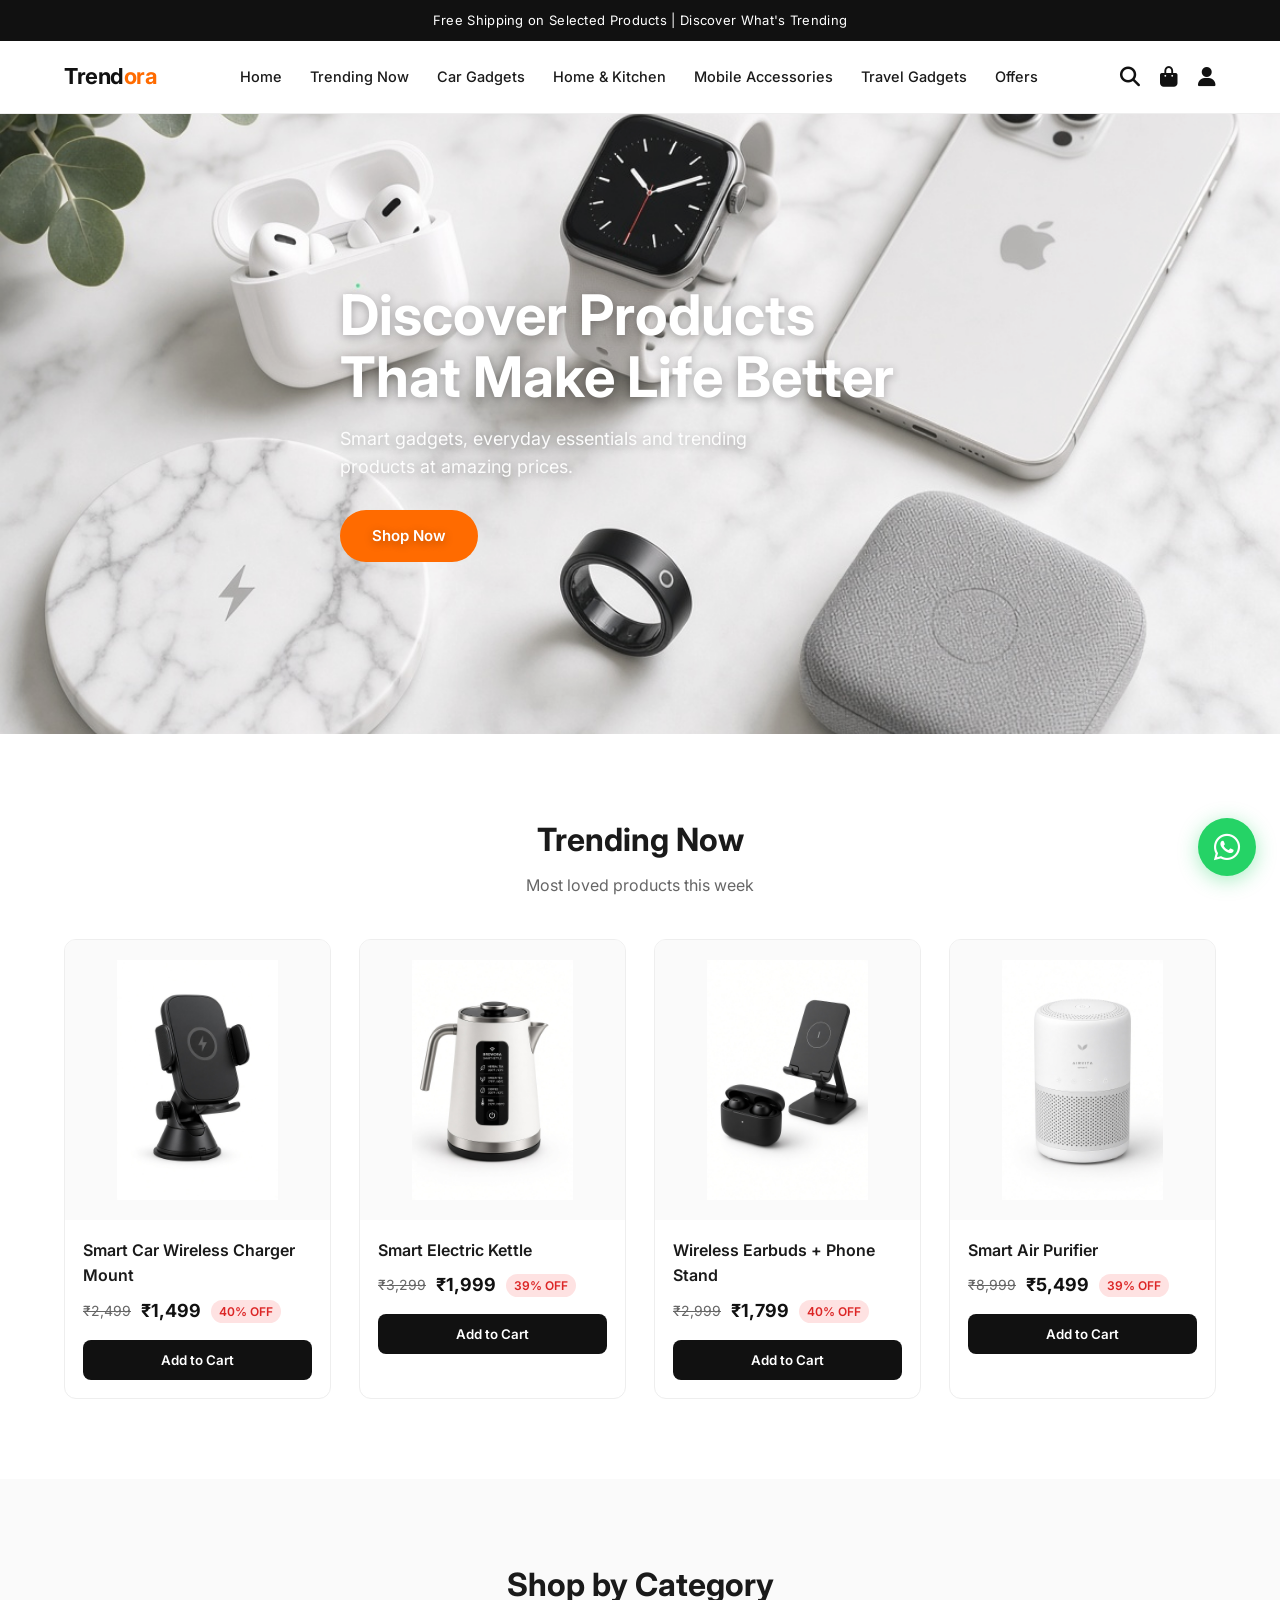
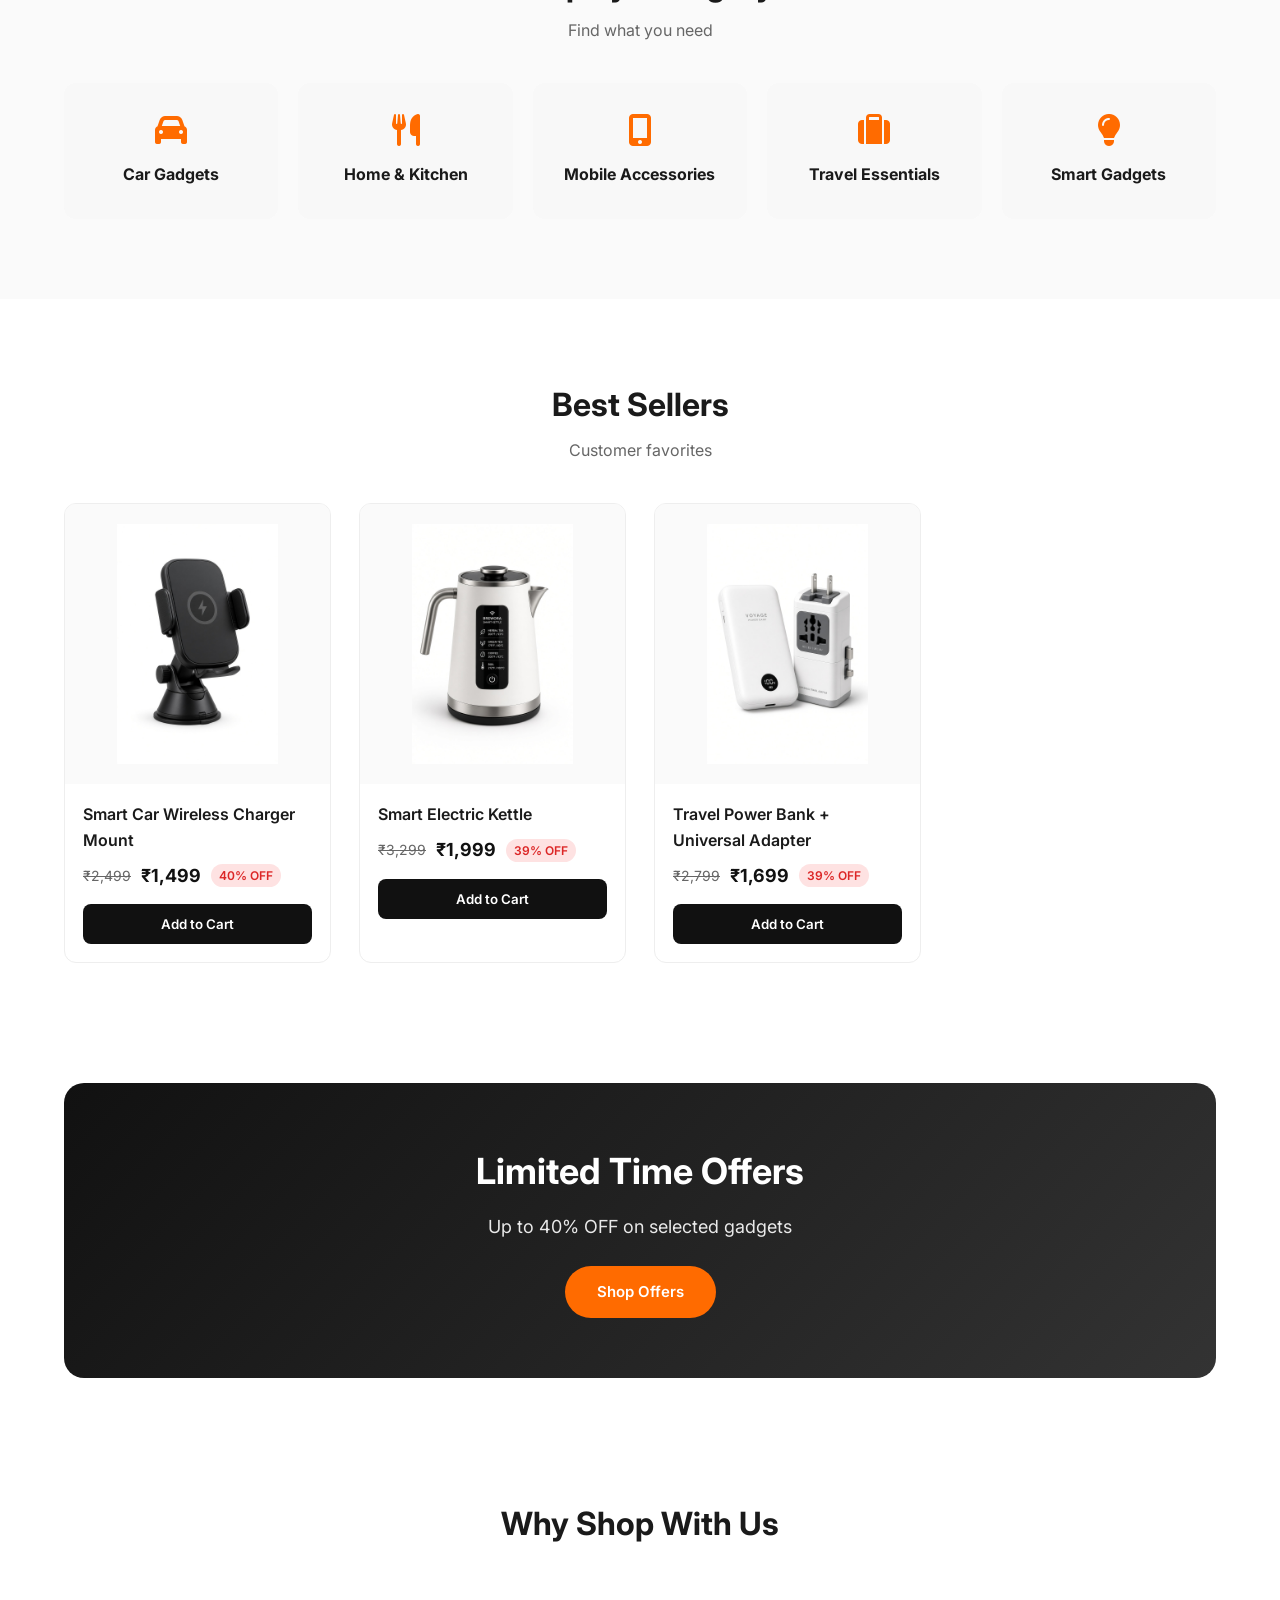
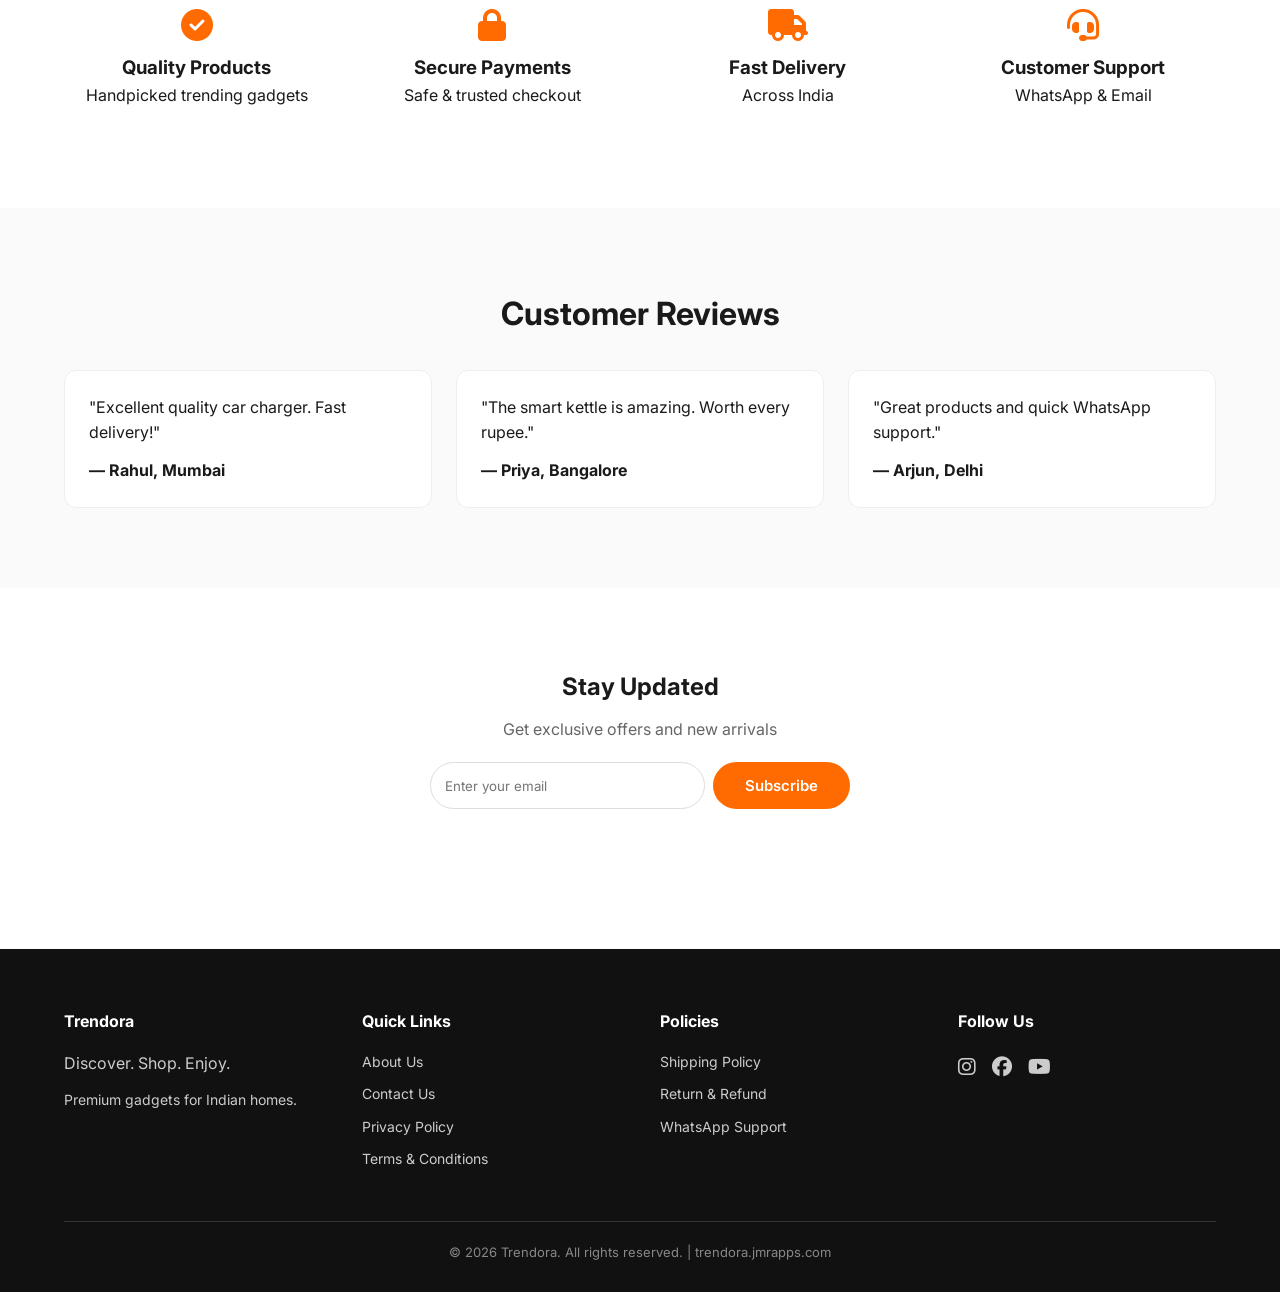
<file: index.html>
<!DOCTYPE html>
<html lang="en">
<head>
  <meta charset="UTF-8">
  <meta name="viewport" content="width=device-width, initial-scale=1.0">
  <title>Trendora – Discover. Shop. Enjoy.</title>
  <meta name="description" content="Premium trending gadgets and everyday products. Shop smart car gadgets, home & kitchen, mobile accessories and more at amazing prices.">
  <link rel="stylesheet" href="styles.css">
  <link href="https://fonts.googleapis.com/css2?family=Inter:wght@400;500;600;700&display=swap" rel="stylesheet">
  <link rel="stylesheet" href="https://cdnjs.cloudflare.com/ajax/libs/font-awesome/6.5.1/css/all.min.css">
</head>
<body>
  <!-- Announcement -->
  <div class="announcement-bar">Free Shipping on Selected Products | Discover What's Trending</div>

  <!-- Navbar -->
  <nav class="navbar">
    <div class="nav-container">
      <a href="index.html" class="logo">Trend<span>ora</span></a>
      <ul class="nav-links">
        <li><a href="index.html">Home</a></li>
        <li><a href="#trending">Trending Now</a></li>
        <li><a href="#categories">Car Gadgets</a></li>
        <li><a href="#categories">Home & Kitchen</a></li>
        <li><a href="#categories">Mobile Accessories</a></li>
        <li><a href="#categories">Travel Gadgets</a></li>
        <li><a href="#offers">Offers</a></li>
      </ul>
      <div class="nav-icons">
        <a href="#" title="Search"><i class="fas fa-search"></i></a>
        <a href="cart.html" title="Cart"><i class="fas fa-shopping-bag"></i><span class="cart-count">0</span></a>
        <a href="admin.html" title="Account"><i class="fas fa-user"></i></a>
        <button class="mobile-menu-btn"><i class="fas fa-bars"></i></button>
      </div>
    </div>
  </nav>

  <!-- Hero -->
  <section class="hero">
    <img src="imagine_images/CVc8i.jpg" alt="Premium Gadgets">
    <div class="hero-content">
      <h1>Discover Products That Make Life Better</h1>
      <p>Smart gadgets, everyday essentials and trending products at amazing prices.</p>
      <a href="#trending" class="btn-primary">Shop Now</a>
    </div>
  </section>

  <!-- Trending Now -->
  <section class="section" id="trending">
    <h2 class="section-title">Trending Now</h2>
    <p class="section-subtitle">Most loved products this week</p>
    <div class="product-grid" id="trending-products"></div>
  </section>

  <!-- Categories -->
  <section class="section" id="categories" style="background:#fafafa; padding:80px 5%;">
    <div style="max-width:1400px;margin:0 auto;">
      <h2 class="section-title">Shop by Category</h2>
      <p class="section-subtitle">Find what you need</p>
      <div class="category-grid">
        <a href="#" class="category-card"><i class="fas fa-car fa-2x" style="color:#ff6b00"></i><h3>Car Gadgets</h3></a>
        <a href="#" class="category-card"><i class="fas fa-utensils fa-2x" style="color:#ff6b00"></i><h3>Home & Kitchen</h3></a>
        <a href="#" class="category-card"><i class="fas fa-mobile-alt fa-2x" style="color:#ff6b00"></i><h3>Mobile Accessories</h3></a>
        <a href="#" class="category-card"><i class="fas fa-suitcase fa-2x" style="color:#ff6b00"></i><h3>Travel Essentials</h3></a>
        <a href="#" class="category-card"><i class="fas fa-lightbulb fa-2x" style="color:#ff6b00"></i><h3>Smart Gadgets</h3></a>
      </div>
    </div>
  </section>

  <!-- Best Sellers -->
  <section class="section">
    <h2 class="section-title">Best Sellers</h2>
    <p class="section-subtitle">Customer favorites</p>
    <div class="product-grid" id="bestseller-products"></div>
  </section>

  <!-- Limited Offers -->
  <section class="section" id="offers" style="background:linear-gradient(135deg,#111,#333); color:white; border-radius:20px; margin:40px 5%; text-align:center; padding:60px 20px;">
    <h2 style="font-size:36px; margin-bottom:12px;">Limited Time Offers</h2>
    <p style="font-size:18px; margin-bottom:24px; opacity:0.9;">Up to 40% OFF on selected gadgets</p>
    <a href="#trending" class="btn-primary">Shop Offers</a>
  </section>

  <!-- Why Us -->
  <section class="section">
    <h2 class="section-title">Why Shop With Us</h2>
    <div class="why-grid" style="margin-top:40px;">
      <div class="why-item"><i class="fas fa-check-circle"></i><h3>Quality Products</h3><p>Handpicked trending gadgets</p></div>
      <div class="why-item"><i class="fas fa-lock"></i><h3>Secure Payments</h3><p>Safe & trusted checkout</p></div>
      <div class="why-item"><i class="fas fa-truck"></i><h3>Fast Delivery</h3><p>Across India</p></div>
      <div class="why-item"><i class="fas fa-headset"></i><h3>Customer Support</h3><p>WhatsApp & Email</p></div>
    </div>
  </section>

  <!-- Reviews -->
  <section class="section" style="background:#fafafa;">
    <h2 class="section-title">Customer Reviews</h2>
    <div style="display:grid; grid-template-columns:repeat(auto-fit,minmax(280px,1fr)); gap:24px; margin-top:30px;">
      <div style="background:white; padding:24px; border-radius:12px; border:1px solid #eee;">
        <p>"Excellent quality car charger. Fast delivery!"</p>
        <strong style="display:block; margin-top:12px;">— Rahul, Mumbai</strong>
      </div>
      <div style="background:white; padding:24px; border-radius:12px; border:1px solid #eee;">
        <p>"The smart kettle is amazing. Worth every rupee."</p>
        <strong style="display:block; margin-top:12px;">— Priya, Bangalore</strong>
      </div>
      <div style="background:white; padding:24px; border-radius:12px; border:1px solid #eee;">
        <p>"Great products and quick WhatsApp support."</p>
        <strong style="display:block; margin-top:12px;">— Arjun, Delhi</strong>
      </div>
    </div>
  </section>

  <!-- Newsletter -->
  <section class="section" style="text-align:center;">
    <h2>Stay Updated</h2>
    <p style="color:#666; margin:10px 0 20px;">Get exclusive offers and new arrivals</p>
    <form style="display:flex; max-width:420px; margin:0 auto; gap:8px;" onsubmit="event.preventDefault(); alert('Subscribed!');">
      <input type="email" placeholder="Enter your email" required style="flex:1; padding:14px; border:1px solid #ddd; border-radius:50px; outline:none;">
      <button class="btn-primary" type="submit">Subscribe</button>
    </form>
  </section>

  <!-- Footer -->
  <footer class="footer">
    <div class="footer-grid">
      <div>
        <h4>Trendora</h4>
        <p>Discover. Shop. Enjoy.</p>
        <p style="margin-top:12px; font-size:14px;">Premium gadgets for Indian homes.</p>
      </div>
      <div>
        <h4>Quick Links</h4>
        <ul>
          <li><a href="#">About Us</a></li>
          <li><a href="#">Contact Us</a></li>
          <li><a href="#">Privacy Policy</a></li>
          <li><a href="#">Terms & Conditions</a></li>
        </ul>
      </div>
      <div>
        <h4>Policies</h4>
        <ul>
          <li><a href="#">Shipping Policy</a></li>
          <li><a href="#">Return & Refund</a></li>
          <li><a href="#">WhatsApp Support</a></li>
        </ul>
      </div>
      <div>
        <h4>Follow Us</h4>
        <div style="display:flex; gap:16px; font-size:20px; margin-top:8px;">
          <a href="#"><i class="fab fa-instagram"></i></a>
          <a href="#"><i class="fab fa-facebook"></i></a>
          <a href="#"><i class="fab fa-youtube"></i></a>
        </div>
      </div>
    </div>
    <div class="footer-bottom">© 2026 Trendora. All rights reserved. | trendora.jmrapps.com</div>
  </footer>

  <!-- WhatsApp Float -->
  <a href="#" class="whatsapp-float" onclick="orderViaWhatsApp(); return false;" title="WhatsApp Support">
    <i class="fab fa-whatsapp"></i>
  </a>

  <script src="app.js"></script>
  <script>
    function renderProducts(containerId, filterFn) {
      const products = getProducts().filter(filterFn);
      const container = document.getElementById(containerId);
      container.innerHTML = products.map(p => `
        <div class="product-card">
          <a href="product.html?id=${p.id}">
            <img src="${p.image}" alt="${p.name}">
          </a>
          <div class="product-info">
            <h3><a href="product.html?id=${p.id}">${p.name}</a></h3>
            <div class="price">
              <span class="original-price">${formatPrice(p.originalPrice)}</span>
              <span class="discounted-price">${formatPrice(p.price)}</span>
              <span class="discount-badge">${p.discount}% OFF</span>
            </div>
            <button class="add-to-cart" onclick="addToCart('${p.id}')">Add to Cart</button>
          </div>
        </div>
      `).join('');
    }

    document.addEventListener('DOMContentLoaded', () => {
      renderProducts('trending-products', p => p.trending);
      renderProducts('bestseller-products', p => p.bestseller);
    });
  </script>
</body>
</html>
</file>
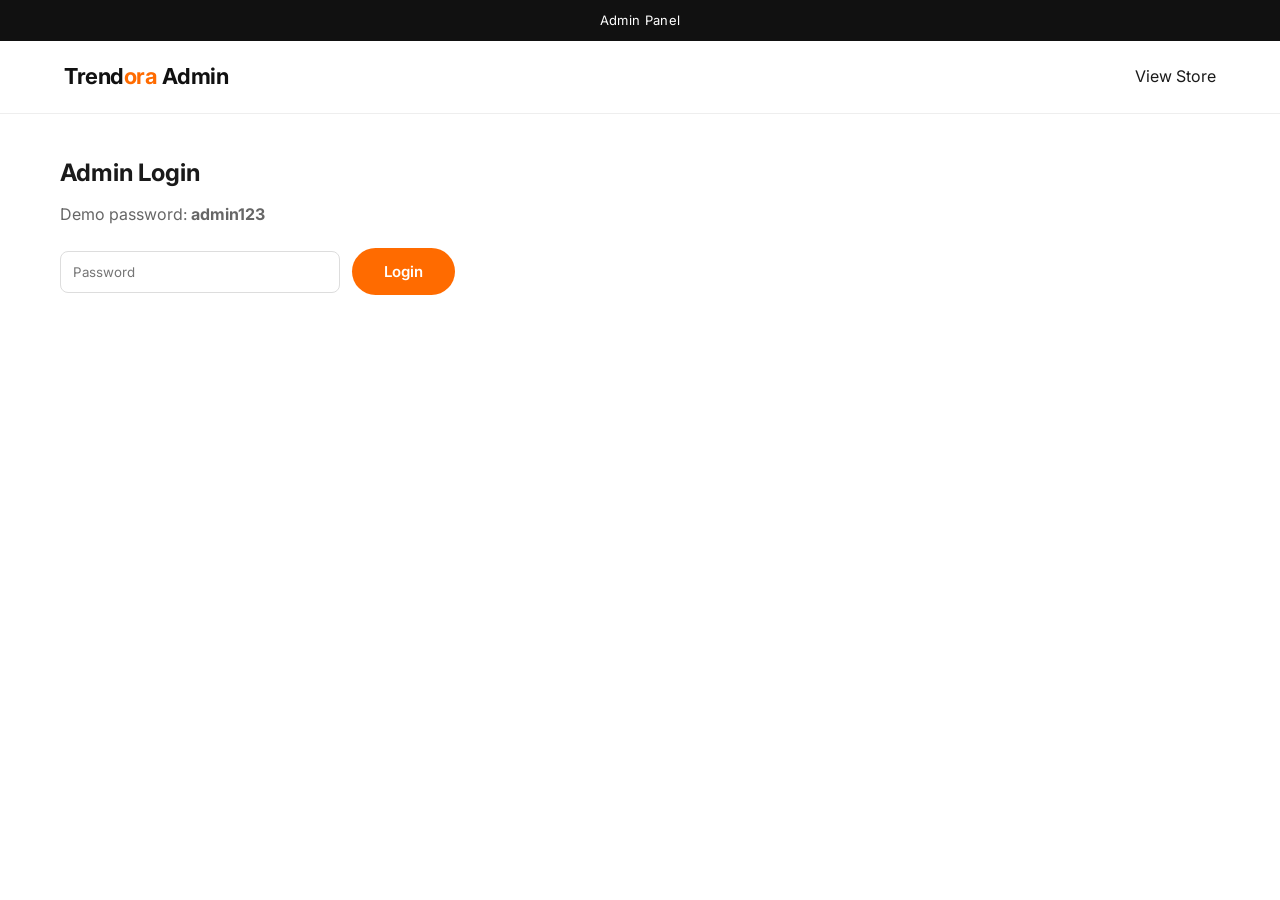
<file: admin.html>
<!DOCTYPE html>
<html lang="en">
<head>
  <meta charset="UTF-8">
  <meta name="viewport" content="width=device-width, initial-scale=1.0">
  <title>Admin Panel – Trendora</title>
  <link rel="stylesheet" href="styles.css">
  <link href="https://fonts.googleapis.com/css2?family=Inter:wght@400;500;600;700&display=swap" rel="stylesheet">
  <style>
    .admin-container { max-width: 1200px; margin: 40px auto; padding: 0 20px; }
    .tabs { display: flex; gap: 12px; margin-bottom: 24px; }
    .tab { padding: 10px 20px; background: #f0f0f0; border-radius: 8px; cursor: pointer; }
    .tab.active { background: #111; color: white; }
    table { width: 100%; border-collapse: collapse; }
    th, td { padding: 12px; text-align: left; border-bottom: 1px solid #eee; }
    .form-grid { display: grid; grid-template-columns: 1fr 1fr; gap: 12px; }
  </style>
</head>
<body>
  <div class="announcement-bar">Admin Panel</div>
  <nav class="navbar">
    <div class="nav-container">
      <a href="index.html" class="logo">Trend<span>ora</span> Admin</a>
      <a href="index.html">View Store</a>
    </div>
  </nav>

  <div class="admin-container">
    <div id="login-section">
      <h2>Admin Login</h2>
      <p style="margin:10px 0 20px; color:#666;">Demo password: <strong>admin123</strong></p>
      <input type="password" id="admin-pass" placeholder="Password" style="padding:12px; width:280px; border:1px solid #ddd; border-radius:8px;">
      <button class="btn-primary" onclick="login()" style="margin-left:8px;">Login</button>
    </div>

    <div id="admin-panel" style="display:none;">
      <div class="tabs">
        <div class="tab active" onclick="showTab('products')">Products</div>
        <div class="tab" onclick="showTab('orders')">Orders</div>
      </div>

      <div id="products-tab">
        <h2>Manage Products</h2>
        <button class="btn-primary" onclick="showAddForm()" style="margin:16px 0;">Add New Product</button>
        <div id="add-form" style="display:none; background:#f8f8f8; padding:20px; border-radius:12px; margin-bottom:20px;">
          <h3>Add / Edit Product</h3>
          <div class="form-grid">
            <input id="p-name" placeholder="Product Name">
            <input id="p-category" placeholder="Category">
            <input id="p-original" type="number" placeholder="Original Price">
            <input id="p-price" type="number" placeholder="Discounted Price">
            <input id="p-stock" type="number" placeholder="Stock">
            <input id="p-image" placeholder="Image path (e.g. imagine_images/xxx.jpg)">
          </div>
          <textarea id="p-desc" placeholder="Description" style="width:100%; margin:12px 0; padding:10px; border:1px solid #ddd; border-radius:8px;"></textarea>
          <button class="btn-primary" onclick="saveProduct()">Save Product</button>
          <button class="btn-secondary" onclick="document.getElementById('add-form').style.display='none'">Cancel</button>
        </div>
        <div id="products-list"></div>
      </div>

      <div id="orders-tab" style="display:none;">
        <h2>Customer Orders</h2>
        <div id="orders-list"></div>
      </div>
    </div>
  </div>

  <script src="app.js"></script>
  <script>
    const ADMIN_PASS = 'admin123';
    let editingId = null;

    function login() {
      if (document.getElementById('admin-pass').value === ADMIN_PASS) {
        localStorage.setItem(STORAGE_KEYS.admin, 'true');
        document.getElementById('login-section').style.display = 'none';
        document.getElementById('admin-panel').style.display = 'block';
        renderProductsAdmin();
        renderOrders();
      } else alert('Wrong password');
    }

    function showTab(tab) {
      document.querySelectorAll('.tab').forEach(t => t.classList.remove('active'));
      event.target.classList.add('active');
      document.getElementById('products-tab').style.display = tab === 'products' ? 'block' : 'none';
      document.getElementById('orders-tab').style.display = tab === 'orders' ? 'block' : 'none';
    }

    function renderProductsAdmin() {
      const products = getProducts();
      document.getElementById('products-list').innerHTML = `
        <table>
          <tr><th>Name</th><th>Category</th><th>Price</th><th>Stock</th><th>Actions</th></tr>
          ${products.map(p => `
            <tr>
              <td>${p.name}</td>
              <td>${p.category}</td>
              <td>${formatPrice(p.price)}</td>
              <td>${p.stock}</td>
              <td>
                <button onclick="editProduct('${p.id}')">Edit</button>
                <button onclick="deleteProduct('${p.id}')" style="color:red;">Delete</button>
              </td>
            </tr>
          `).join('')}
        </table>
      `;
    }

    function showAddForm() {
      editingId = null;
      document.getElementById('add-form').style.display = 'block';
      document.getElementById('p-name').value = '';
      document.getElementById('p-category').value = '';
      document.getElementById('p-original').value = '';
      document.getElementById('p-price').value = '';
      document.getElementById('p-stock').value = '';
      document.getElementById('p-image').value = '';
      document.getElementById('p-desc').value = '';
    }

    function editProduct(id) {
      const p = getProducts().find(x => x.id === id);
      if (!p) return;
      editingId = id;
      document.getElementById('add-form').style.display = 'block';
      document.getElementById('p-name').value = p.name;
      document.getElementById('p-category').value = p.category;
      document.getElementById('p-original').value = p.originalPrice;
      document.getElementById('p-price').value = p.price;
      document.getElementById('p-stock').value = p.stock;
      document.getElementById('p-image').value = p.image;
      document.getElementById('p-desc').value = p.description;
    }

    function saveProduct() {
      const products = getProducts();
      const data = {
        name: document.getElementById('p-name').value,
        category: document.getElementById('p-category').value,
        originalPrice: +document.getElementById('p-original').value,
        price: +document.getElementById('p-price').value,
        stock: +document.getElementById('p-stock').value,
        image: document.getElementById('p-image').value || 'imagine_images/CVc8i.jpg',
        description: document.getElementById('p-desc').value,
        discount: Math.round((1 - (+document.getElementById('p-price').value / +document.getElementById('p-original').value)) * 100),
        features: ['Premium Quality', 'Fast Delivery'],
        trending: true,
        bestseller: false
      };
      if (editingId) {
        const idx = products.findIndex(p => p.id === editingId);
        products[idx] = { ...products[idx], ...data };
      } else {
        data.id = 'p' + Date.now();
        products.push(data);
      }
      localStorage.setItem(STORAGE_KEYS.products, JSON.stringify(products));
      document.getElementById('add-form').style.display = 'none';
      renderProductsAdmin();
      alert('Product saved');
    }

    function deleteProduct(id) {
      if (!confirm('Delete this product?')) return;
      const products = getProducts().filter(p => p.id !== id);
      localStorage.setItem(STORAGE_KEYS.products, JSON.stringify(products));
      renderProductsAdmin();
    }

    function renderOrders() {
      const orders = JSON.parse(localStorage.getItem(STORAGE_KEYS.orders) || '[]');
      document.getElementById('orders-list').innerHTML = orders.length ? `
        <table>
          <tr><th>Order ID</th><th>Customer</th><th>Total</th><th>Payment</th><th>Status</th><th>Action</th></tr>
          ${orders.map(o => `
            <tr>
              <td>${o.id}</td>
              <td>${o.customer.name}<br><small>${o.customer.mobile}</small></td>
              <td>${formatPrice(o.total)}</td>
              <td>${o.payment}</td>
              <td>${o.status}</td>
              <td><button onclick="updateStatus('${o.id}')">Update Status</button></td>
            </tr>
          `).join('')}
        </table>
      ` : '<p>No orders yet.</p>';
    }

    function updateStatus(id) {
      const orders = JSON.parse(localStorage.getItem(STORAGE_KEYS.orders) || '[]');
      const order = orders.find(o => o.id === id);
      if (order) {
        const statuses = ['Pending', 'Confirmed', 'Shipped', 'Delivered', 'Cancelled'];
        const next = statuses[(statuses.indexOf(order.status) + 1) % statuses.length];
        order.status = next;
        localStorage.setItem(STORAGE_KEYS.orders, JSON.stringify(orders));
        renderOrders();
      }
    }

    if (localStorage.getItem(STORAGE_KEYS.admin) === 'true') {
      document.getElementById('login-section').style.display = 'none';
      document.getElementById('admin-panel').style.display = 'block';
      renderProductsAdmin();
      renderOrders();
    }
  </script>
</body>
</html>
</file>
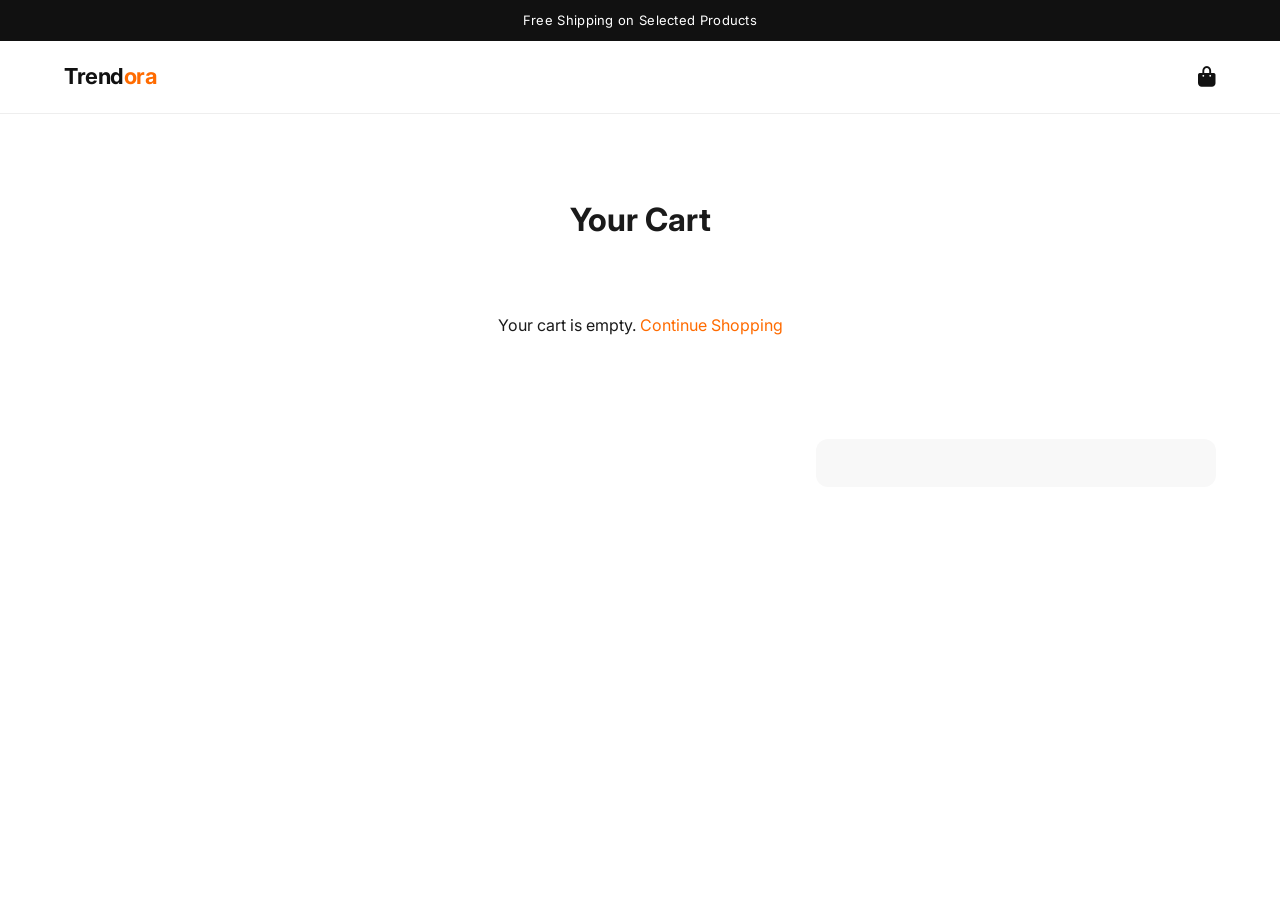
<file: cart.html>
<!DOCTYPE html>
<html lang="en">
<head>
  <meta charset="UTF-8">
  <meta name="viewport" content="width=device-width, initial-scale=1.0">
  <title>Shopping Cart – Trendora</title>
  <link rel="stylesheet" href="styles.css">
  <link href="https://fonts.googleapis.com/css2?family=Inter:wght@400;500;600;700&display=swap" rel="stylesheet">
  <link rel="stylesheet" href="https://cdnjs.cloudflare.com/ajax/libs/font-awesome/6.5.1/css/all.min.css">
</head>
<body>
  <div class="announcement-bar">Free Shipping on Selected Products</div>
  <nav class="navbar">
    <div class="nav-container">
      <a href="index.html" class="logo">Trend<span>ora</span></a>
      <div class="nav-icons">
        <a href="cart.html"><i class="fas fa-shopping-bag"></i><span class="cart-count">0</span></a>
      </div>
    </div>
  </nav>

  <div class="section">
    <h1 class="section-title">Your Cart</h1>
    <div id="cart-items"></div>
    <div id="cart-summary" style="margin-top:40px; max-width:400px; margin-left:auto; padding:24px; background:#f8f8f8; border-radius:12px;"></div>
  </div>

  <script src="app.js"></script>
  <script>
    function renderCart() {
      const cart = getCart();
      const products = getProducts();
      const container = document.getElementById('cart-items');
      const summary = document.getElementById('cart-summary');

      if (cart.length === 0) {
        container.innerHTML = '<p style="text-align:center; padding:60px;">Your cart is empty. <a href="index.html" style="color:#ff6b00;">Continue Shopping</a></p>';
        summary.innerHTML = '';
        return;
      }

      let total = 0;
      container.innerHTML = cart.map(item => {
        const p = products.find(x => x.id === item.id) || item;
        const lineTotal = p.price * item.qty;
        total += lineTotal;
        return `
          <div style="display:flex; gap:20px; padding:20px 0; border-bottom:1px solid #eee; align-items:center;">
            <img src="${item.image}" style="width:100px; height:100px; object-fit:contain; background:#fafafa; border-radius:8px;">
            <div style="flex:1;">
              <h3>${item.name}</h3>
              <p>${formatPrice(p.price)} × ${item.qty}</p>
              <div style="margin-top:8px;">
                <button onclick="changeQty('${item.id}', -1)" style="padding:4px 10px;">−</button>
                <span style="margin:0 10px;">${item.qty}</span>
                <button onclick="changeQty('${item.id}', 1)" style="padding:4px 10px;">+</button>
                <button onclick="removeItem('${item.id}')" style="margin-left:16px; color:#dc2626; background:none; border:none; cursor:pointer;">Remove</button>
              </div>
            </div>
            <div style="font-weight:600;">${formatPrice(lineTotal)}</div>
          </div>
        `;
      }).join('');

      summary.innerHTML = `
        <h3>Order Summary</h3>
        <p style="margin:12px 0; font-size:18px;"><strong>Total: ${formatPrice(total)}</strong></p>
        <a href="checkout.html" class="btn-primary" style="width:100%; text-align:center; display:block;">Proceed to Checkout</a>
        <button class="btn-secondary" style="width:100%; margin-top:12px;" onclick="orderViaWhatsApp()">Order via WhatsApp</button>
      `;
    }

    function changeQty(id, delta) {
      let cart = getCart();
      const item = cart.find(i => i.id === id);
      if (item) {
        item.qty += delta;
        if (item.qty <= 0) cart = cart.filter(i => i.id !== id);
        saveCart(cart);
        renderCart();
      }
    }

    function removeItem(id) {
      let cart = getCart().filter(i => i.id !== id);
      saveCart(cart);
      renderCart();
    }

    document.addEventListener('DOMContentLoaded', renderCart);
  </script>
</body>
</html>
</file>
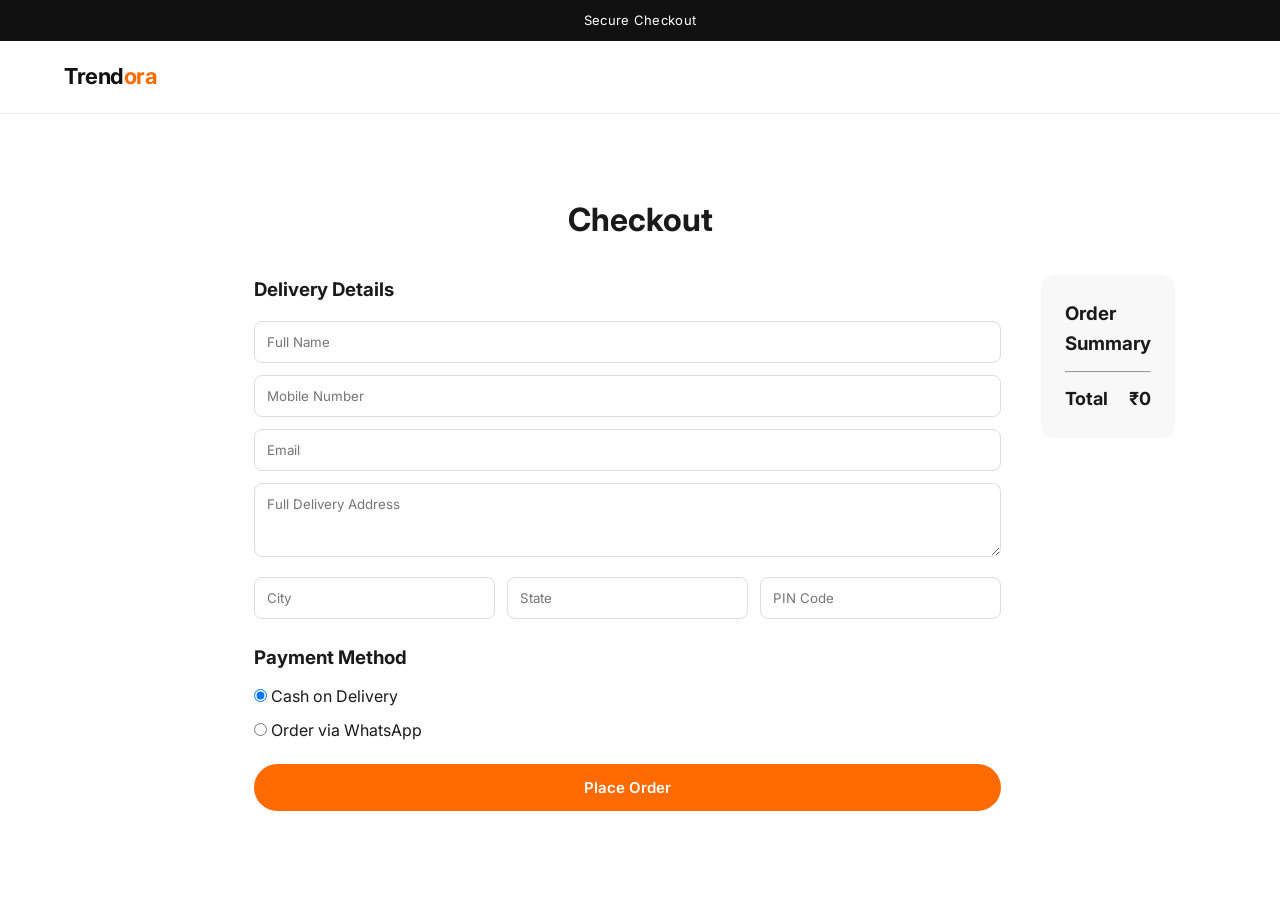
<file: checkout.html>
<!DOCTYPE html>
<html lang="en">
<head>
  <meta charset="UTF-8">
  <meta name="viewport" content="width=device-width, initial-scale=1.0">
  <title>Checkout – Trendora</title>
  <link rel="stylesheet" href="styles.css">
  <link href="https://fonts.googleapis.com/css2?family=Inter:wght@400;500;600;700&display=swap" rel="stylesheet">
  <link rel="stylesheet" href="https://cdnjs.cloudflare.com/ajax/libs/font-awesome/6.5.1/css/all.min.css">
</head>
<body>
  <div class="announcement-bar">Secure Checkout</div>
  <nav class="navbar">
    <div class="nav-container">
      <a href="index.html" class="logo">Trend<span>ora</span></a>
    </div>
  </nav>

  <div class="section" style="max-width:900px;">
    <h1 class="section-title">Checkout</h1>
    <div style="display:grid; grid-template-columns:1.2fr 0.8fr; gap:40px; margin-top:30px;">
      <form id="checkout-form" onsubmit="placeOrder(event)">
        <h3 style="margin-bottom:16px;">Delivery Details</h3>
        <input required placeholder="Full Name" id="name" style="width:100%; padding:12px; margin-bottom:12px; border:1px solid #ddd; border-radius:8px;">
        <input required type="tel" placeholder="Mobile Number" id="mobile" style="width:100%; padding:12px; margin-bottom:12px; border:1px solid #ddd; border-radius:8px;">
        <input required type="email" placeholder="Email" id="email" style="width:100%; padding:12px; margin-bottom:12px; border:1px solid #ddd; border-radius:8px;">
        <textarea required placeholder="Full Delivery Address" id="address" rows="3" style="width:100%; padding:12px; margin-bottom:12px; border:1px solid #ddd; border-radius:8px;"></textarea>
        <div style="display:grid; grid-template-columns:1fr 1fr 1fr; gap:12px;">
          <input required placeholder="City" id="city" style="padding:12px; border:1px solid #ddd; border-radius:8px;">
          <input required placeholder="State" id="state" style="padding:12px; border:1px solid #ddd; border-radius:8px;">
          <input required placeholder="PIN Code" id="pin" style="padding:12px; border:1px solid #ddd; border-radius:8px;">
        </div>
        <h3 style="margin:24px 0 12px;">Payment Method</h3>
        <label style="display:block; margin-bottom:8px;"><input type="radio" name="payment" value="COD" checked> Cash on Delivery</label>
        <label style="display:block; margin-bottom:20px;"><input type="radio" name="payment" value="WhatsApp"> Order via WhatsApp</label>
        <button type="submit" class="btn-primary" style="width:100%;">Place Order</button>
      </form>
      <div id="order-summary" style="background:#f8f8f8; padding:24px; border-radius:12px; height:fit-content;"></div>
    </div>
  </div>

  <script src="app.js"></script>
  <script>
    function renderSummary() {
      const cart = getCart();
      const products = getProducts();
      let total = 0;
      const html = cart.map(item => {
        const p = products.find(x => x.id === item.id) || item;
        const line = p.price * item.qty;
        total += line;
        return `<div style="display:flex; justify-content:space-between; margin-bottom:8px;"><span>${item.name} × ${item.qty}</span><span>${formatPrice(line)}</span></div>`;
      }).join('');
      document.getElementById('order-summary').innerHTML = `
        <h3>Order Summary</h3>
        ${html}
        <hr style="margin:12px 0;">
        <div style="display:flex; justify-content:space-between; font-weight:700; font-size:18px;"><span>Total</span><span>${formatPrice(total)}</span></div>
      `;
    }

    function placeOrder(e) {
      e.preventDefault();
      const cart = getCart();
      if (!cart.length) return alert('Cart is empty');

      const order = {
        id: 'ORD' + Date.now(),
        customer: {
          name: document.getElementById('name').value,
          mobile: document.getElementById('mobile').value,
          email: document.getElementById('email').value,
          address: document.getElementById('address').value,
          city: document.getElementById('city').value,
          state: document.getElementById('state').value,
          pin: document.getElementById('pin').value
        },
        items: cart,
        payment: document.querySelector('input[name="payment"]:checked').value,
        status: 'Pending',
        date: new Date().toISOString(),
        total: cart.reduce((sum, item) => {
          const p = getProducts().find(x => x.id === item.id);
          return sum + (p ? p.price * item.qty : 0);
        }, 0)
      };

      const orders = JSON.parse(localStorage.getItem(STORAGE_KEYS.orders) || '[]');
      orders.push(order);
      localStorage.setItem(STORAGE_KEYS.orders, JSON.stringify(orders));
      saveCart([]);

      if (order.payment === 'WhatsApp') {
        orderViaWhatsApp();
      }
      alert('Order placed successfully! Order ID: ' + order.id);
      location.href = 'index.html';
    }

    document.addEventListener('DOMContentLoaded', renderSummary);
  </script>
</body>
</html>
</file>
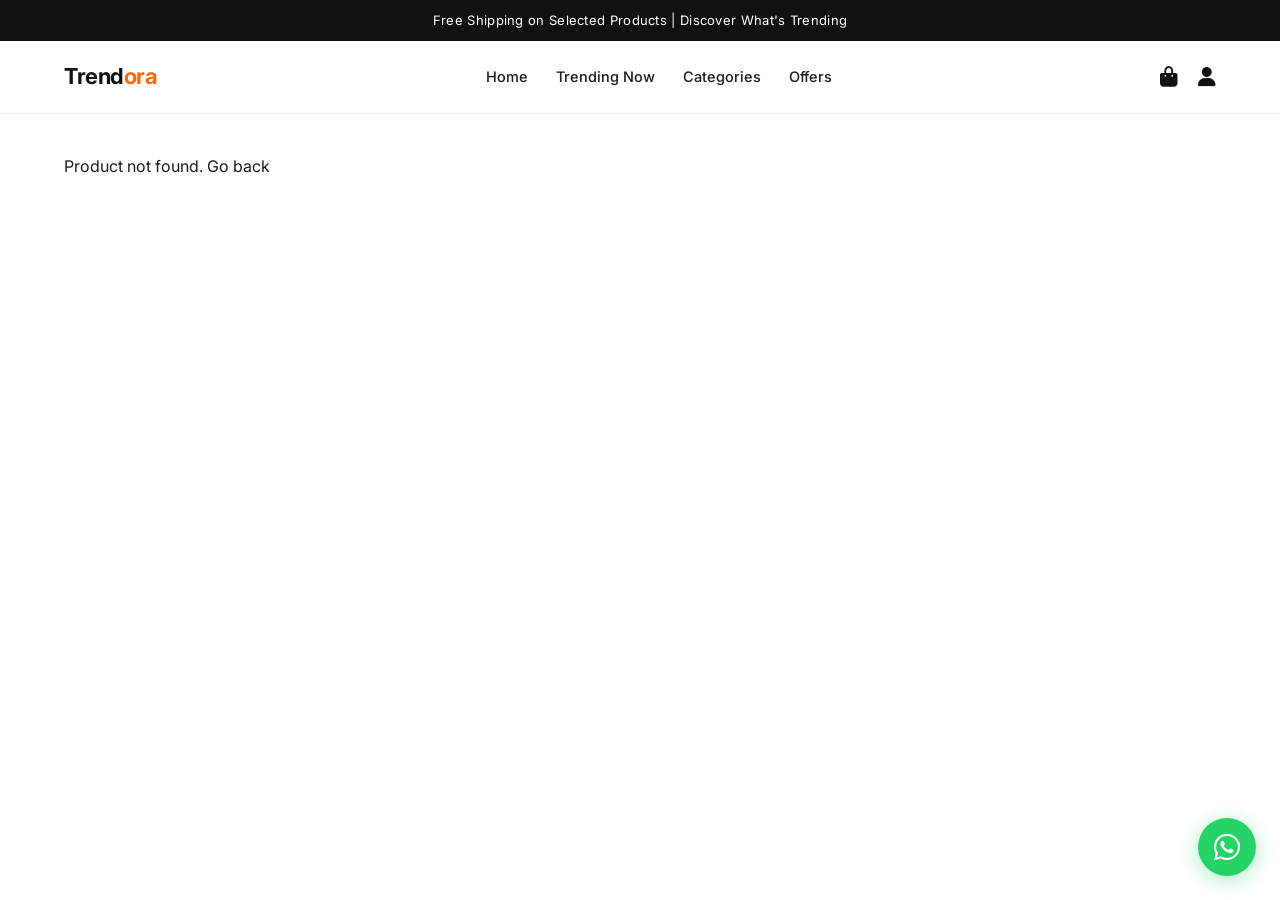
<file: product.html>
<!DOCTYPE html>
<html lang="en">
<head>
  <meta charset="UTF-8">
  <meta name="viewport" content="width=device-width, initial-scale=1.0">
  <title>Product – Trendora</title>
  <link rel="stylesheet" href="styles.css">
  <link href="https://fonts.googleapis.com/css2?family=Inter:wght@400;500;600;700&display=swap" rel="stylesheet">
  <link rel="stylesheet" href="https://cdnjs.cloudflare.com/ajax/libs/font-awesome/6.5.1/css/all.min.css">
</head>
<body>
  <div class="announcement-bar">Free Shipping on Selected Products | Discover What's Trending</div>
  <nav class="navbar">
    <div class="nav-container">
      <a href="index.html" class="logo">Trend<span>ora</span></a>
      <ul class="nav-links">
        <li><a href="index.html">Home</a></li>
        <li><a href="index.html#trending">Trending Now</a></li>
        <li><a href="index.html#categories">Categories</a></li>
        <li><a href="index.html#offers">Offers</a></li>
      </ul>
      <div class="nav-icons">
        <a href="cart.html"><i class="fas fa-shopping-bag"></i><span class="cart-count">0</span></a>
        <a href="admin.html"><i class="fas fa-user"></i></a>
      </div>
    </div>
  </nav>

  <div class="section" style="padding-top:40px;">
    <div id="product-detail" style="display:grid; grid-template-columns:1fr 1fr; gap:60px; align-items:start;"></div>
    <div id="related" style="margin-top:80px;"></div>
  </div>

  <a href="#" class="whatsapp-float" onclick="orderViaWhatsApp(); return false;"><i class="fab fa-whatsapp"></i></a>

  <script src="app.js"></script>
  <script>
    const params = new URLSearchParams(location.search);
    const id = params.get('id');
    const products = getProducts();
    const product = products.find(p => p.id === id);

    if (!product) {
      document.getElementById('product-detail').innerHTML = '<p>Product not found. <a href="index.html">Go back</a></p>';
    } else {
      document.title = product.name + ' – Trendora';
      document.getElementById('product-detail').innerHTML = `
        <div>
          <img src="${product.image}" alt="${product.name}" style="width:100%; border-radius:16px; background:#fafafa; padding:30px;">
        </div>
        <div>
          <h1 style="font-size:32px; margin-bottom:12px;">${product.name}</h1>
          <div class="price" style="font-size:24px; margin:16px 0;">
            <span class="original-price">${formatPrice(product.originalPrice)}</span>
            <span class="discounted-price" style="font-size:28px;">${formatPrice(product.price)}</span>
            <span class="discount-badge">${product.discount}% OFF</span>
          </div>
          <p style="color:#555; margin-bottom:20px;">${product.description}</p>
          <h3 style="margin:20px 0 10px;">Features</h3>
          <ul style="padding-left:20px; color:#444;">
            ${product.features.map(f => `<li>${f}</li>`).join('')}
          </ul>
          <div style="margin:24px 0; display:flex; align-items:center; gap:12px;">
            <label>Quantity:</label>
            <input type="number" id="qty" value="1" min="1" max="${product.stock}" style="width:70px; padding:8px; border:1px solid #ddd; border-radius:8px;">
          </div>
          <div style="display:flex; gap:12px; flex-wrap:wrap;">
            <button class="btn-primary" onclick="addToCart('${product.id}', parseInt(document.getElementById('qty').value))">Add to Cart</button>
            <button class="btn-secondary" onclick="orderViaWhatsApp('${product.name}', '${formatPrice(product.price)}')">Buy on WhatsApp</button>
          </div>
          <div style="margin-top:30px; padding:16px; background:#f8f8f8; border-radius:12px; font-size:14px;">
            <p><strong>Delivery:</strong> 3-7 days across India</p>
            <p><strong>Return:</strong> 7-day easy return</p>
            <p><strong>Stock:</strong> ${product.stock} available</p>
          </div>
        </div>
      `;

      // Related
      const related = products.filter(p => p.category === product.category && p.id !== product.id).slice(0, 4);
      if (related.length) {
        document.getElementById('related').innerHTML = `
          <h2 class="section-title">Related Products</h2>
          <div class="product-grid">
            ${related.map(p => `
              <div class="product-card">
                <a href="product.html?id=${p.id}"><img src="${p.image}" alt="${p.name}"></a>
                <div class="product-info">
                  <h3><a href="product.html?id=${p.id}">${p.name}</a></h3>
                  <div class="price"><span class="discounted-price">${formatPrice(p.price)}</span></div>
                  <button class="add-to-cart" onclick="addToCart('${p.id}')">Add to Cart</button>
                </div>
              </div>
            `).join('')}
          </div>
        `;
      }
    }
  </script>
</body>
</html>
</file>
<file: styles.css>
/* Trendora Premium Ecommerce - Global Styles */
:root {
  --primary: #111111;
  --accent: #ff6b00;
  --accent-dark: #e65c00;
  --bg: #ffffff;
  --bg-soft: #f8f8f8;
  --text: #1a1a1a;
  --text-light: #666666;
  --border: #eeeeee;
  --success: #16a34a;
  --radius: 12px;
  --shadow: 0 4px 20px rgba(0,0,0,0.06);
  --shadow-hover: 0 8px 30px rgba(0,0,0,0.1);
}

* { margin: 0; padding: 0; box-sizing: border-box; }
body {
  font-family: 'Inter', -apple-system, BlinkMacSystemFont, sans-serif;
  background: var(--bg);
  color: var(--text);
  line-height: 1.6;
}
a { text-decoration: none; color: inherit; }
img { max-width: 100%; display: block; }
button, input, select, textarea { font-family: inherit; }

/* Announcement Bar */
.announcement-bar {
  background: var(--primary);
  color: white;
  text-align: center;
  padding: 10px 16px;
  font-size: 13px;
  letter-spacing: 0.3px;
}

/* Navigation */
.navbar {
  background: white;
  border-bottom: 1px solid var(--border);
  position: sticky;
  top: 0;
  z-index: 1000;
  padding: 0 5%;
}
.nav-container {
  max-width: 1400px;
  margin: 0 auto;
  display: flex;
  align-items: center;
  justify-content: space-between;
  height: 72px;
}
.logo {
  font-size: 22px;
  font-weight: 700;
  letter-spacing: -0.5px;
  color: var(--primary);
}
.logo span { color: var(--accent); }
.nav-links {
  display: flex;
  gap: 28px;
  list-style: none;
  font-size: 14.5px;
  font-weight: 500;
}
.nav-links a:hover { color: var(--accent); }
.nav-icons {
  display: flex;
  align-items: center;
  gap: 20px;
}
.nav-icons a, .nav-icons button {
  background: none;
  border: none;
  cursor: pointer;
  font-size: 20px;
  color: var(--primary);
  position: relative;
}
.cart-count {
  position: absolute;
  top: -8px;
  right: -10px;
  background: var(--accent);
  color: white;
  font-size: 11px;
  width: 18px;
  height: 18px;
  border-radius: 50%;
  display: flex;
  align-items: center;
  justify-content: center;
  font-weight: 600;
}
.mobile-menu-btn { display: none; font-size: 24px; background: none; border: none; cursor: pointer; }

/* Hero */
.hero {
  position: relative;
  height: 620px;
  background: #f5f5f5;
  overflow: hidden;
  display: flex;
  align-items: center;
}
.hero img {
  position: absolute;
  width: 100%;
  height: 100%;
  object-fit: cover;
  opacity: 0.92;
}
.hero-content {
  position: relative;
  z-index: 2;
  max-width: 1400px;
  margin: 0 auto;
  padding: 0 5%;
  color: white;
  text-shadow: 0 2px 10px rgba(0,0,0,0.3);
}
.hero h1 {
  font-size: 56px;
  font-weight: 700;
  line-height: 1.1;
  margin-bottom: 16px;
  max-width: 600px;
}
.hero p {
  font-size: 18px;
  max-width: 480px;
  margin-bottom: 28px;
  opacity: 0.95;
}
.btn-primary {
  background: var(--accent);
  color: white;
  padding: 14px 32px;
  border-radius: 50px;
  font-weight: 600;
  font-size: 15px;
  border: none;
  cursor: pointer;
  transition: all 0.2s;
  display: inline-block;
}
.btn-primary:hover { background: var(--accent-dark); transform: translateY(-1px); }
.btn-secondary {
  background: white;
  color: var(--primary);
  padding: 14px 32px;
  border-radius: 50px;
  font-weight: 600;
  border: 1px solid var(--border);
  cursor: pointer;
  transition: all 0.2s;
}
.btn-secondary:hover { border-color: var(--primary); }

/* Sections */
.section {
  padding: 80px 5%;
  max-width: 1400px;
  margin: 0 auto;
}
.section-title {
  font-size: 32px;
  font-weight: 700;
  margin-bottom: 8px;
  text-align: center;
}
.section-subtitle {
  text-align: center;
  color: var(--text-light);
  margin-bottom: 40px;
}

/* Product Grid */
.product-grid {
  display: grid;
  grid-template-columns: repeat(auto-fill, minmax(260px, 1fr));
  gap: 28px;
}
.product-card {
  background: white;
  border-radius: var(--radius);
  overflow: hidden;
  border: 1px solid var(--border);
  transition: all 0.25s ease;
  position: relative;
}
.product-card:hover {
  transform: translateY(-6px);
  box-shadow: var(--shadow-hover);
}
.product-card img {
  width: 100%;
  height: 280px;
  object-fit: contain;
  background: #fafafa;
  padding: 20px;
}
.product-info { padding: 18px; }
.product-info h3 { font-size: 16px; font-weight: 600; margin-bottom: 6px; }
.price {
  display: flex;
  align-items: center;
  gap: 10px;
  margin: 8px 0 14px;
}
.original-price {
  text-decoration: line-through;
  color: var(--text-light);
  font-size: 14px;
}
.discounted-price { font-size: 18px; font-weight: 700; color: var(--primary); }
.discount-badge {
  background: #fee2e2;
  color: #dc2626;
  font-size: 12px;
  font-weight: 600;
  padding: 2px 8px;
  border-radius: 20px;
}
.add-to-cart {
  width: 100%;
  padding: 12px;
  background: var(--primary);
  color: white;
  border: none;
  border-radius: 8px;
  font-weight: 600;
  cursor: pointer;
  transition: background 0.2s;
}
.add-to-cart:hover { background: #000; }

/* Categories */
.category-grid {
  display: grid;
  grid-template-columns: repeat(auto-fit, minmax(180px, 1fr));
  gap: 20px;
}
.category-card {
  background: var(--bg-soft);
  border-radius: var(--radius);
  padding: 30px 20px;
  text-align: center;
  transition: all 0.2s;
  border: 1px solid transparent;
}
.category-card:hover {
  background: white;
  border-color: var(--border);
  box-shadow: var(--shadow);
  transform: translateY(-4px);
}
.category-card h3 { margin-top: 12px; font-size: 16px; }

/* Why Us */
.why-grid {
  display: grid;
  grid-template-columns: repeat(auto-fit, minmax(220px, 1fr));
  gap: 30px;
  text-align: center;
}
.why-item { padding: 20px; }
.why-item i { font-size: 32px; color: var(--accent); margin-bottom: 12px; display: block; }

/* Footer */
.footer {
  background: #111;
  color: #ccc;
  padding: 60px 5% 30px;
  margin-top: 60px;
}
.footer-grid {
  max-width: 1400px;
  margin: 0 auto 40px;
  display: grid;
  grid-template-columns: repeat(auto-fit, minmax(200px, 1fr));
  gap: 40px;
}
.footer h4 { color: white; margin-bottom: 16px; font-size: 16px; }
.footer ul { list-style: none; }
.footer li { margin-bottom: 10px; font-size: 14px; }
.footer a:hover { color: white; }
.footer-bottom {
  text-align: center;
  padding-top: 20px;
  border-top: 1px solid #333;
  font-size: 13px;
  color: #888;
}

/* WhatsApp Float */
.whatsapp-float {
  position: fixed;
  bottom: 24px;
  right: 24px;
  background: #25d366;
  color: white;
  width: 58px;
  height: 58px;
  border-radius: 50%;
  display: flex;
  align-items: center;
  justify-content: center;
  font-size: 30px;
  box-shadow: 0 4px 20px rgba(37,211,102,0.4);
  z-index: 999;
  transition: transform 0.2s;
}
.whatsapp-float:hover { transform: scale(1.08); }

/* Responsive */
@media (max-width: 900px) {
  .nav-links { display: none; }
  .mobile-menu-btn { display: block; }
  .hero { height: 480px; }
  .hero h1 { font-size: 36px; }
  .section { padding: 60px 5%; }
}
@media (max-width: 600px) {
  .hero h1 { font-size: 28px; }
  .product-grid { grid-template-columns: repeat(2, 1fr); gap: 16px; }
  .product-card img { height: 180px; }
}
</file>
